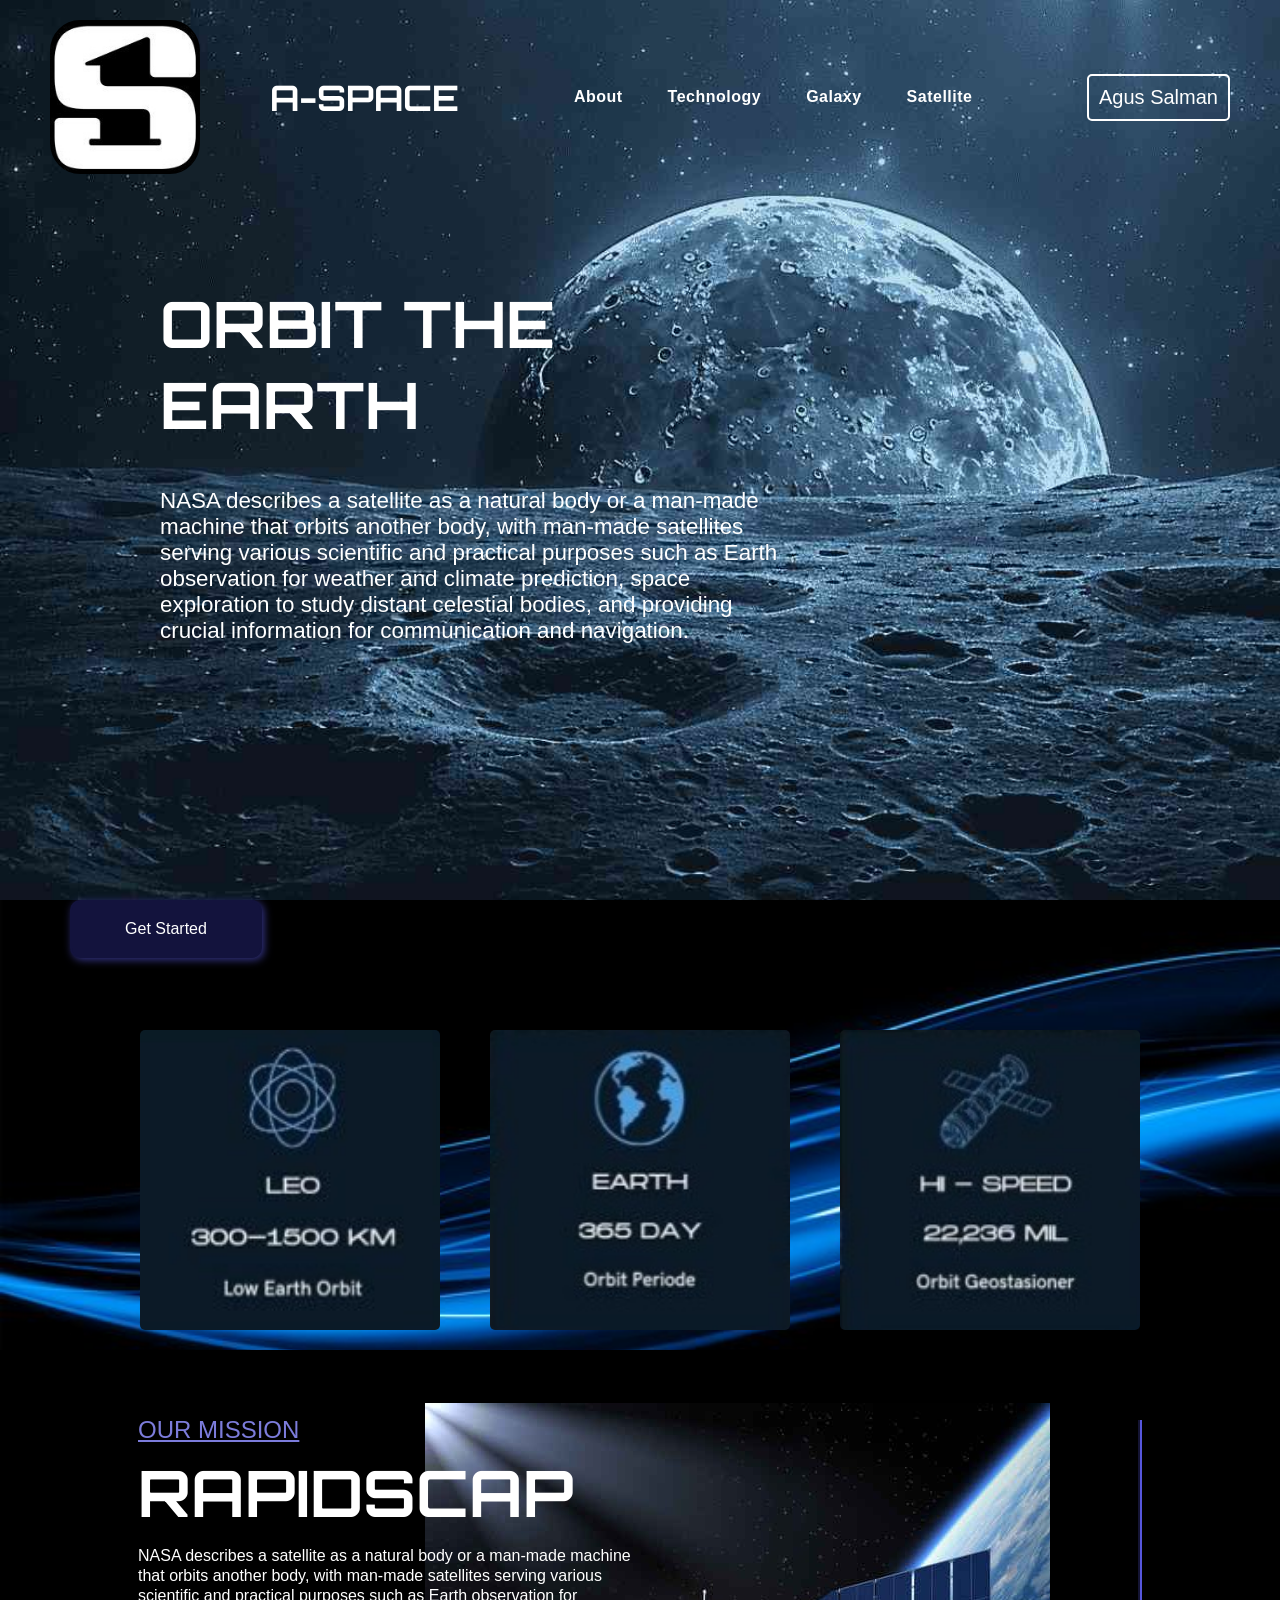
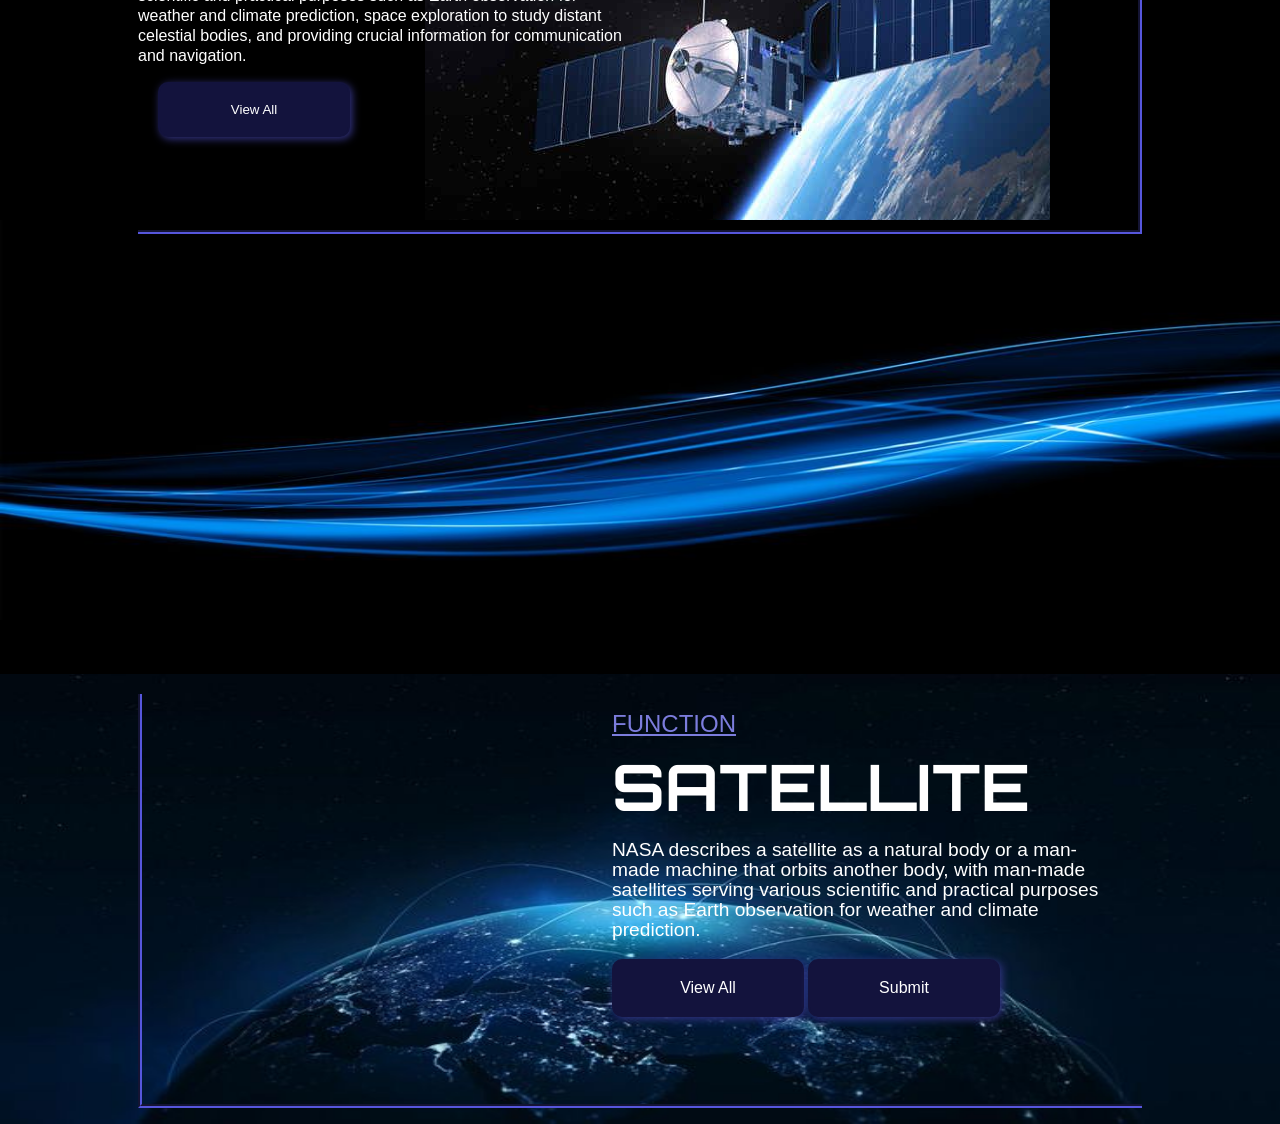
<file: index.html>
<!doctype html>
<html lang="en">
  <head>
    <meta charset="UTF-8" />
    <meta name="viewport" content="width=device-width, initial-scale=1.0" />
    <link rel="stylesheet" href="style.css" />
    <link rel="preconnect" href="https://fonts.googleapis.com" />
    <link rel="preconnect" href="https://fonts.gstatic.com" crossorigin />
    <link
      href="https://fonts.googleapis.com/css2?family=Michroma&family=Orbitron:wght@400..900&display=swap"
      rel="stylesheet"
    />
    <title>Document</title>
  </head>
  <body>
    <!-- top section -->

    <div class="top-section">
      <div class="div-for-the-nav">
        <div class="logo">
          <img src="./a-space-logo-2.jpg" />
          <p class="text-logo michroma-regular orbitron-uniquifier">A-SPACE</p>
        </div>

        <div class="nav-bar roboto-uniquifier">
          <input type="checkbox" id="menu" />
          <label for="menu">
            <svg
              xmlns="http://www.w3.org/2000/svg"
              height="50px"
              viewBox="0 -960 960 960"
              width="50px"
              fill="#fff"
            >
              <path
                d="M120-240v-80h720v80H120Zm0-200v-80h720v80H120Zm0-200v-80h720v80H120Z"
              />
            </svg>
          </label>

          <div class="anchors">
            <a href="#">About</a>
            <a href="#">Technology</a>
            <a href="#">Galaxy</a>
            <a href="#">Satellite</a>
          </div>
        </div>

        <div class="button-nav">
          <button type="button">Agus Salman</button>
        </div>
      </div>

      <div class="paragraph">
        <h1 class="topic">ORBIT THE EARTH</h1>
        <p class="context">
          NASA describes a satellite as a natural body or a man-made machine
          that orbits another body, with man-made satellites serving various
          scientific and practical purposes such as Earth observation for
          weather and climate prediction, space exploration to study distant
          celestial bodies, and providing crucial information for communication
          and navigation.
        </p>
      </div>
    </div>

    <!-- top mid section -->

    <div class="top-mid-section">
      <img src="./blue-waves-2.jpg" class="waves-img-2" />

      <button class="get-started">Get Started</button>

      <div class="div-for-imgs">
        <img src="./LEO.jpg" class="card-images" />
        <img src="./download (earth).jpg" class="card-images" />
        <img src="./download (satellite).jpg" class="card-images" />
      </div>
    </div>

    <!-- bottom mid section -->

    <div class="bottom-mid-section">
      <img src="./satellite-img-1.jpg " class="satellite-img" />
      <div class="satellite-div twin-div">
        <h2>OUR MISSION</h2>
        <h1 class="satellite-head twin-head">RAPIDSCAP</h1>
        <p class="satellite-para twin-para">
          NASA describes a satellite as a natural body or a man-made machine
          that orbits another body, with man-made satellites serving various
          scientific and practical purposes such as Earth observation for
          weather and climate prediction, space exploration to study distant
          celestial bodies, and providing crucial information for communication
          and navigation.
        </p>
        <button>View All</button>
      </div>
    </div>

    <!-- Image above last section -->

    <img src="./blue-waves-2.jpg" class="waves-img" />

    <!-- Last Section -->

    <div class="last-section">
      <img src="./earth-img-footer.jpg" />

      <div class="last-div twin-div">
        <div class="inner-div">
          <h2 class="last-head-2">FUNCTION</h2>
          <h1 class="last-head twin-head">SATELLITE</h1>
          <p class="last-para twin-para">
            NASA describes a satellite as a natural body or a man-made machine
            that orbits another body, with man-made satellites serving various
            scientific and practical purposes such as Earth observation for
            weather and climate prediction.
          </p>
          <div class="btns">
            <button class="btn-1">View All</button>
            <button class="btn-2">Submit</button>
          </div>
        </div>
      </div>
    </div>
  </body>
</html>
</file>
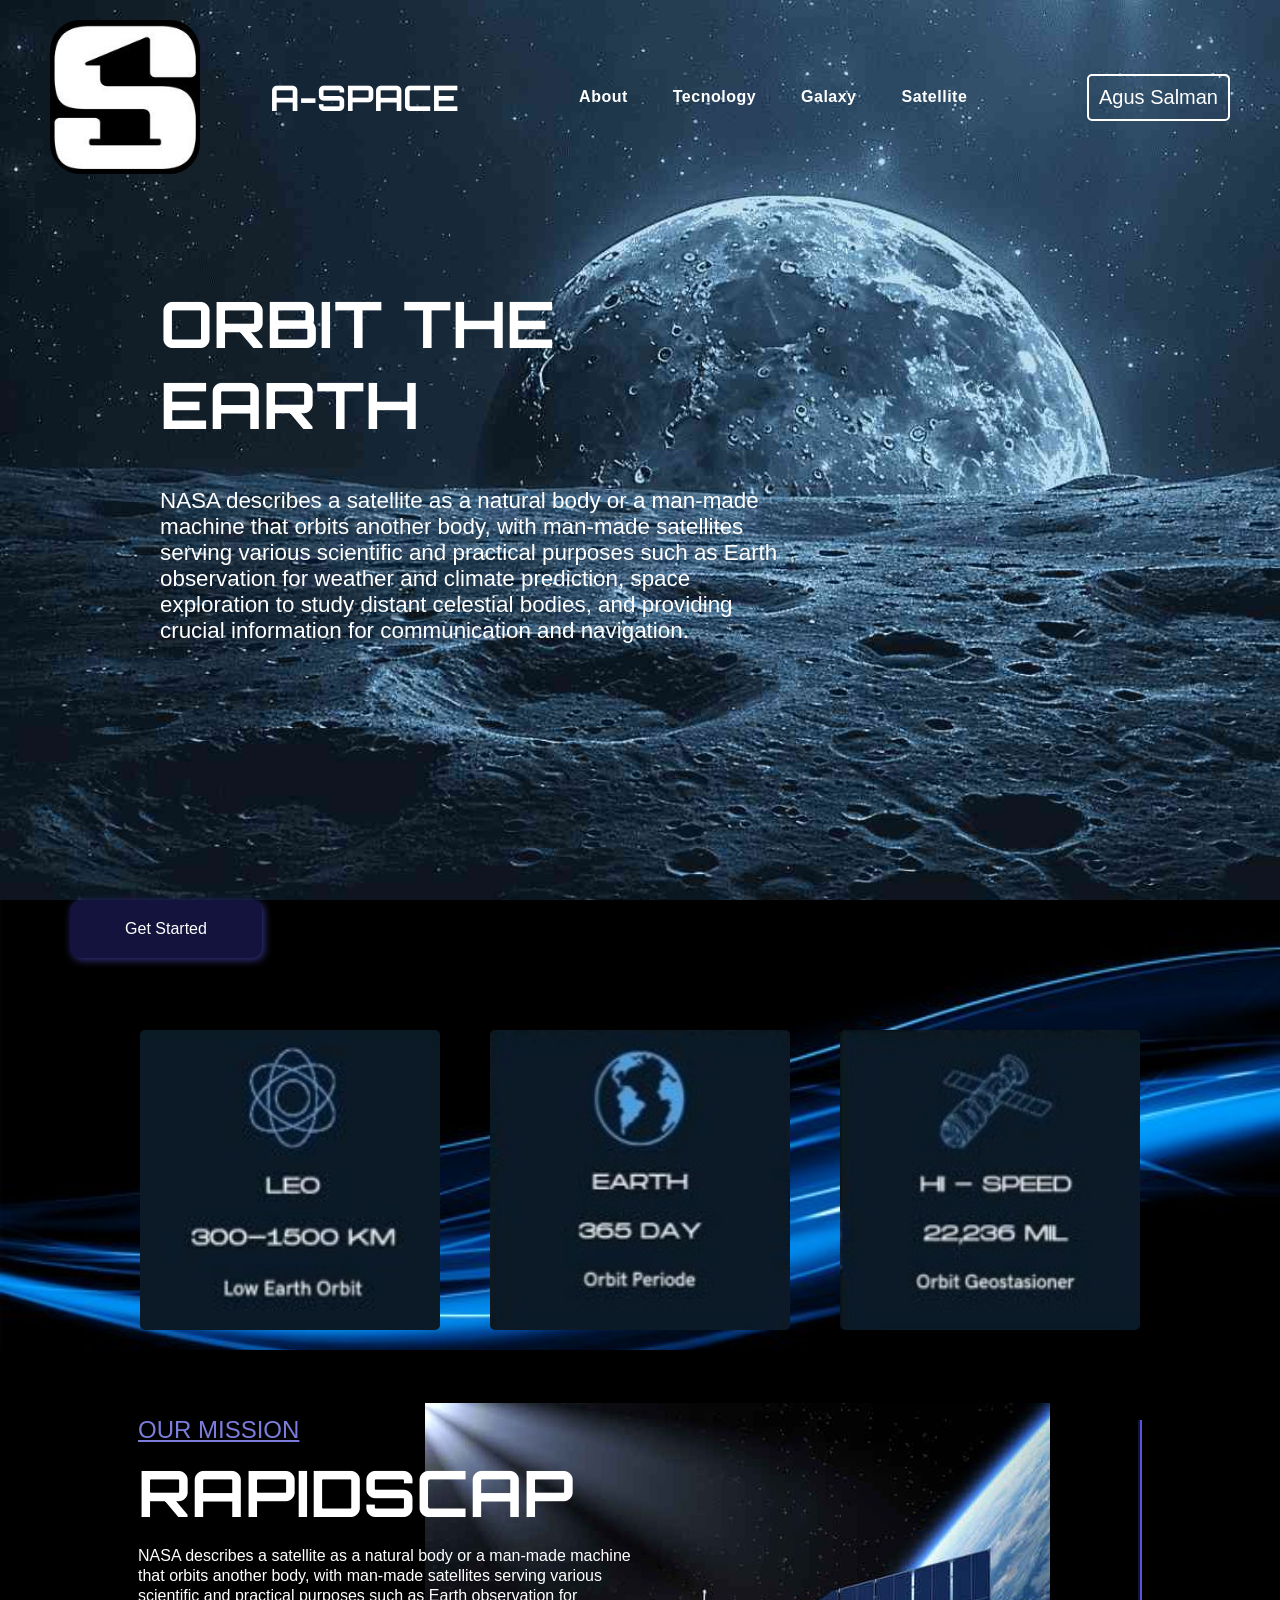
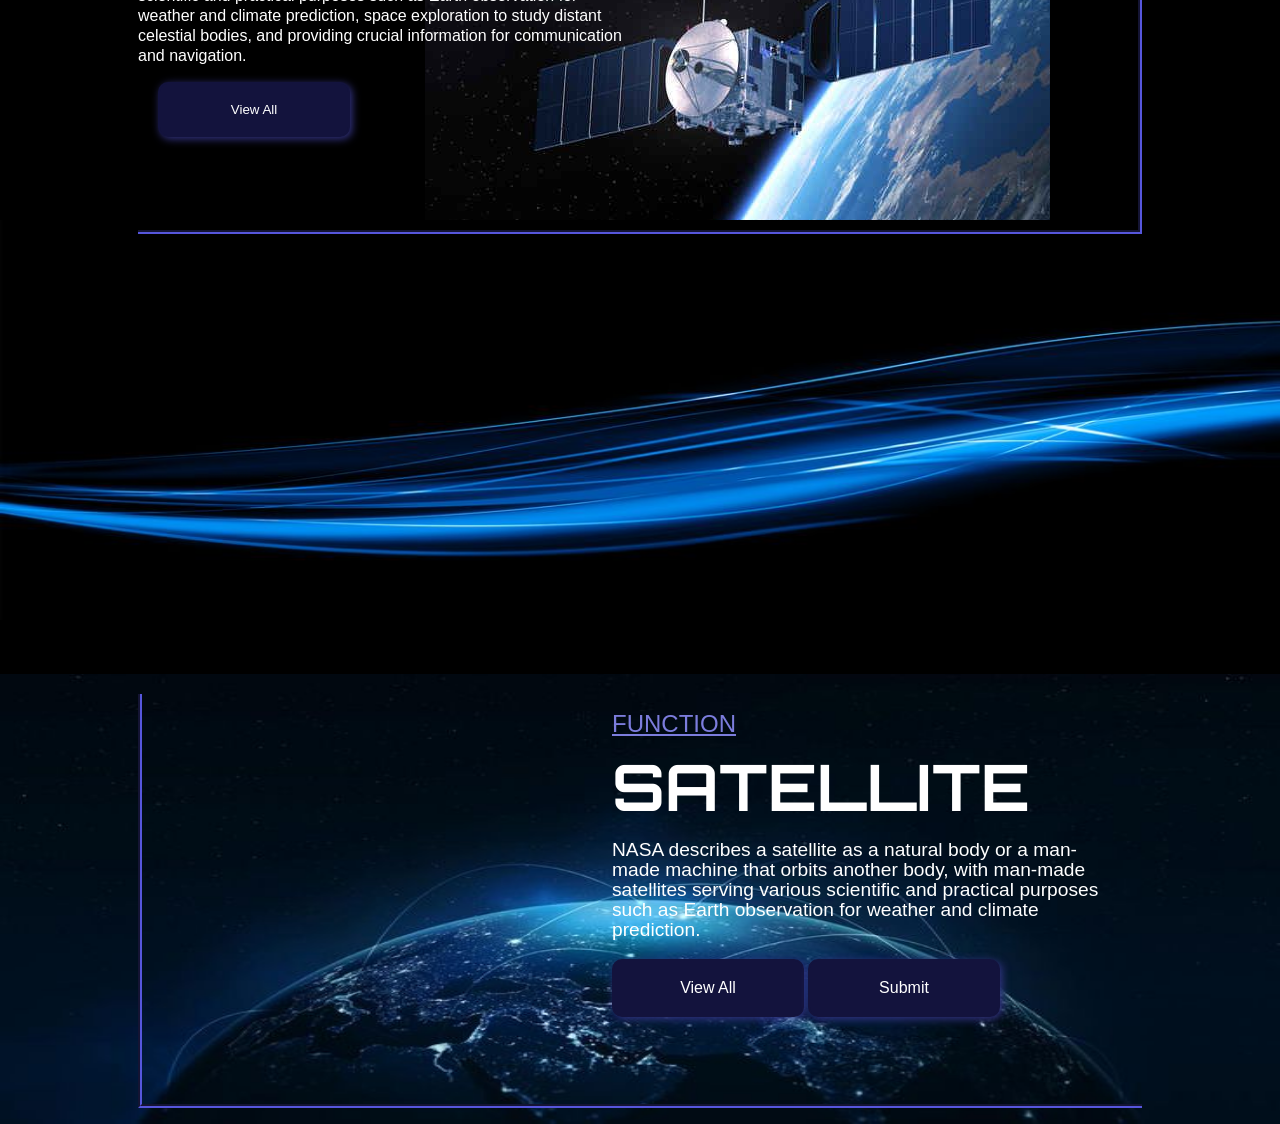
<file: space.html>
<!DOCTYPE html>
<html lang="en">
  <head>
    <meta charset="UTF-8" />
    <meta name="viewport" content="width=device-width, initial-scale=1.0" />
    <link rel="stylesheet" href="space.css" />
    <link rel="preconnect" href="https://fonts.googleapis.com" />
    <link rel="preconnect" href="https://fonts.gstatic.com" crossorigin />
    <link
      href="https://fonts.googleapis.com/css2?family=Michroma&family=Orbitron:wght@400..900&display=swap"
      rel="stylesheet"
    />
    <title>Document</title>
  </head>
  <body>
    <!-- top section -->

    <div class="top-section">

      <div class="div-for-the-nav">
        <div class="logo">
          <img src="./a-space-logo-2.jpg" />
          <p class="text-logo michroma-regular orbitron-uniquifier">A-SPACE</p>
        </div>

        <div class="nav-bar roboto-uniquifier">
        
          <input type="checkbox" id="menu">
          <label for="menu">
            <svg xmlns="http://www.w3.org/2000/svg" height="50px" viewBox="0 -960 960 960" width="50px" fill="#fff"><path d="M120-240v-80h720v80H120Zm0-200v-80h720v80H120Zm0-200v-80h720v80H120Z"/>
            </svg>
          </label>
          
          <div class="anchors">
            <a href="#">About</a>
            <a href="#">Tecnology</a>
            <a href="#">Galaxy</a>
            <a href="#">Satellite</a>
          </div>
        </div>
        
        <div class="button-nav">
          <button type="button">Agus Salman</button>
        </div>
      </div>

     <div class="paragraph">
      <h1 class="topic">ORBIT THE EARTH</h1>
      <p class="context">
        NASA describes a satellite as a natural body or a man-made machine that
        orbits another body, with man-made satellites serving various scientific
        and practical purposes such as Earth observation for weather and climate
        prediction, space exploration to study distant celestial bodies, and
        providing crucial information for communication and navigation.
      </p>
     </div>
    </div>



    <!-- top mid section -->

    <div class="top-mid-section">
      <img src="./blue-waves-2.jpg" class="waves-img-2" />

      <button class="get-started">Get Started</button>

      <div class="div-for-imgs">
        <img src="./LEO.jpg" class="card-images" />
        <img src="./download (earth).jpg" class="card-images" />
        <img src="./download (satellite).jpg" class="card-images" />
      </div>
    </div>


    <!-- bottom mid section -->

    <div class="bottom-mid-section">
      <img src="./satellite-img-1.jpg " class="satellite-img" />
      <div class="satellite-div twin-div">
        <h2>OUR MISSION</h2>
        <h1 class="satellite-head twin-head">RAPIDSCAP</h1>
        <p class="satellite-para twin-para">
          NASA describes a satellite as a natural body or a man-made machine
          that orbits another body, with man-made satellites serving various
          scientific and practical purposes such as Earth observation for
          weather and climate prediction, space exploration to study distant
          celestial bodies, and providing crucial information for communication
          and navigation.
        </p>
        <button>View All</button>
      </div>
    </div>


    <!-- Image above last section -->

    <img src="./blue-waves-2.jpg" class="waves-img" />

    <!-- Last Section -->

    <div class="last-section">
      <img src="./earth-img-footer.jpg" />
    
      <div class="last-div twin-div">

        <div class="inner-div">
          <h2 class="last-head-2">FUNCTION</h2>
          <h1 class="last-head twin-head">SATELLITE</h1>
          <p class="last-para twin-para">
            NASA describes a satellite as a natural body or a man-made machine that
            orbits another body, with man-made satellites serving various scientific
            and practical purposes such as Earth observation for weather and climate
            prediction.
          </p>
          <div class="btns">
            <button class="btn-1">View All</button>
            <button class="btn-2">Submit</button>
          </div>

        </div>
      
      </div>
    </div>

  </body>
</html>
</file>
<file: style.css>
body {
  margin: 0;
  padding: 0;
  box-sizing: border-box;
  background-color: black;
  overflow-x: hidden;
  height: 100vh;
}

.top-section {
  background-image: url(png-aura.com.jpg);
  object-fit: cover;
  width: 100vw;
  max-width: 100%;
  height: 900px;
  background-size: cover;
  display: flex;
  flex-direction: column;
  position: relative;
}

.nav-bar input,
label {
  display: none;
}

.div-for-the-nav {
  display: flex;
  justify-content: space-between;
  padding: 20px 50px;
  position: sticky;
  top: 0;
  z-index: 5;
  color: white;
  align-items: center;
}

/* logo */

.logo {
  display: flex;
  align-items: center;
  gap: 2em;
  font-size: 2.2rem;
}

.logo img {
  border-radius: 20%;
  width: 150px;
}

.logo .text-logo {
  flex-grow: 1;
  font-size: 100%;
}
.michroma-regular {
  font-family: "Michroma", sans-serif;
  font-weight: 400;
  font-style: normal;
}
.orbitron-uniquifier {
  font-family: "Orbitron", sans-serif;
  font-optical-sizing: auto;
  font-weight: 700;
  font-style: normal;
}

/* anchor */
.nav-bar {
  display: flex;
  align-items: center;
  letter-spacing: 0.5px;
}
.nav-bar a {
  padding: 0 20px;
  text-decoration: none;
  color: white;
  font-weight: 700;
}
.nav-bar a:hover {
  border-bottom: 2px groove white;
  border-right: 2px groove white;
  transition-duration: 0.3s;
}

.roboto-uniquifier {
  font-family: "Roboto", sans-serif;
  font-optical-sizing: auto;
  font-weight: 700;
  font-style: normal;
  font-variation-settings: "wdth" 100;
}

/* button */

.button-nav button {
  background-color: transparent;
  color: white;
  border: 2px solid white;
  padding: 10px;
  font-size: 20px;
  border-radius: 5px;
}
.button-nav button:hover {
  box-shadow: 0 0 8px white;
  transition-duration: 0.5s;
}

/* paragraph */

.paragraph {
  position: absolute;
  left: 10rem;
  top: 15rem;
  width: 50%;
  height: 50%;
  color: white;
  font-size: 1.4rem;
  font-family: "Roboto", sans-serif;
}
.topic {
  font-size: 4rem;
  font-family: "Orbitron", sans-serif;
}

/* top-mid-section */

.top-mid-section {
  height: 450px;
  width: 100vw;
  max-width: 100%;
  position: relative;
}

.waves-img-2 {
  height: 450px;
  width: 100%;
  object-fit: cover;
  position: absolute;
  z-index: -1;
}

/* div-for-button */

.get-started {
  width: 192px;
  padding: 18px;
  background-color: rgb(19, 19, 61);
  color: white;
  font-size: 1rem;
  font-weight: 500;
  border-radius: 10px;
  border: 2px solid rgb(19, 19, 61);
  box-shadow: 2px 2px 8px rgb(53, 53, 135);
  position: absolute;
  left: 70px;
}

.get-started:hover {
  background-color: rgba(19, 19, 61, 0.658);
  border-right: 4px groove rgb(19, 19, 61);
  border-bottom: 4px groove rgb(19, 19, 61);
  transition-duration: 0.5s;
}

.div-for-imgs {
  width: 100%;
  display: flex;
  gap: 50px;
  justify-content: center;
  position: absolute;
  bottom: 20px;
}

.card-images {
  height: 300px;
  width: 300px;
  border-radius: 5px;
}
.card-images:hover {
  box-shadow: 2px 2px 8px rgb(53, 53, 135);
  transition-duration: 0.5s;
}

/* bottom mid section */

.bottom-mid-section {
  height: 450px;
  width: 100%;
  position: relative;
  top: 50px;
}
h2 {
  color: rgba(139, 139, 245, 0.895);
  font-family: "Roboto", sans-serif;
  font-weight: 200;
  text-decoration: underline;
  text-decoration-color: rgba(139, 139, 245, 0.895);
}
.satellite-img {
  z-index: -1;
  position: absolute;
  right: 18%;
  bottom: 15px;
}
.satellite-div {
  margin: 0 auto;
  z-index: 2;
  line-height: 20px;
  border-bottom: 4px groove rgb(53, 53, 135);
  border-right: 4px groove rgb(53, 53, 135);
  width: 1000px;
  height: 410px;
  font-size: 1rem;
}

.satellite-head {
  color: white;
  font-family: "Orbitron", sans-serif;
  font-size: 4rem;
}

.satellite-para {
  color: white;
  font-family: "Roboto", sans-serif;
  width: 50%;
  text-align: start;
}
.satellite-div button {
  padding: 18px;
  width: 192px;
  background-color: rgb(19, 19, 61);
  color: white;
  font-weight: 500;
  border-radius: 10px;
  border: 2px solid rgb(19, 19, 61);
  box-shadow: 2px 2px 8px rgb(53, 53, 135);
  margin-left: 20px;
}
.satellite-div button:hover {
  background-color: rgba(19, 19, 61, 0.658);
  border-right: 4px groove rgb(19, 19, 61);
  border-bottom: 4px groove rgb(19, 19, 61);
  transition-duration: 0.5s;
}

/* last section */

.waves-img {
  width: 100%;
  height: 400px;
}

.last-section {
  height: 450px;
  width: 100%;
  position: relative;
  top: 50px;
}
.last-section img {
  position: absolute;
  width: 100%;
  height: 100%;
  z-index: -1;
}
.last-div {
  margin: 0 auto;
  z-index: 2;
  line-height: 20px;
  border-bottom: 4px groove rgb(53, 53, 135);
  border-left: 4px groove rgb(53, 53, 135);
  width: 1000px;
  height: 410px;
  font-size: 1rem;
  position: relative;
  top: 20px;
}
.inner-div {
  position: absolute;
  right: 30px;
}
.last-head {
  color: white;
  font-family: "Orbitron", sans-serif;
  font-size: 4rem;
  width: 50%;
}

.last-para {
  color: white;
  font-family: "Roboto", sans-serif;
  font-size: 1.2rem;
  width: 500px;
  text-align: start;
}
.btns button {
  width: 192px;
  padding: 18px;
  background-color: rgb(19, 19, 61);
  color: white;
  font-size: 1rem;
  font-weight: 500;
  border-radius: 10px;
  border: 2px solid rgb(19, 19, 61);
  box-shadow: 2px 2px 8px rgb(53, 53, 135);
}

/* 1200 */

@media (max-width: 1200px) {
  .top-section {
    height: 700px;
  }
  .div-for-the-nav {
    gap: 20px;
  }
  .logo {
    gap: 10px;
  }

  .logo img {
    width: 30%;
  }

  .logo .text-logo {
    font-size: 80%;
  }
  .nav-bar {
    align-items: end;
    text-align: center;
    flex-grow: 1;
    justify-content: end;
  }
  .nav-bar label {
    display: block;
  }
  .anchors {
    width: 200px;
    position: fixed;
    top: 0;
    transform: translateY(100px);
    display: flex;
    flex-direction: column;
    background-color: rgba(255, 255, 255, 0.3);
    border: 2px groove white;
    border-radius: 20px;
    opacity: 0;
  }
  @keyframes animate {
    from {
      opacity: 0;
      transform: translate(0, 130px);
      filter: blur(33px);
    }
    to {
      opacity: 1;
      transform: translate(0 0);
      filter: blur(0);
    }
  }
  .nav-bar input:checked ~ .anchors {
    animation: animate 0.1s ease-in-out 0.1s 1 forwards;
  }

  .anchors a {
    padding: 20px;
  }
  .anchors a:hover {
    border-radius: 20px;
    border-bottom: 2px groove white;
    border-top: 2px groove white;
    border-right: none;
    transition-duration: 0.3s;
  }
  .paragraph {
    left: 6rem;
    top: 10rem;
    font-size: 95%;
  }
  .topic {
    font-size: 3rem;
  }
  .context {
    line-height: 1.2rem;
  }

  /* Top-mid-section */

  .div-for-imgs {
    gap: 50px;
    bottom: 50px;
  }
  .card-images {
    height: 250px;
    width: 250px;
    border-radius: 5px;
  }

  /* bottom mid section */

  .satellite-img {
    right: 20px;
  }
  .twin-div {
    width: 80%;
  }
  .twin-head {
    font-size: 3rem;
  }
  .twin-para {
    font-size: 90%;
  }
}

/* 800 */

@media (max-width: 800px) {
  .top-section {
    height: 600px;
    background-position: 20% 0;
  }
  .logo .text-logo {
    font-size: 60%;
  }
  .logo img {
    width: 20%;
  }
  label svg {
    height: 30px;
    width: 30px;
  }
  .anchors {
    transform: translateY(80px);
  }
  .button-nav button {
    font-size: 15px;
    padding: 5px;
  }
  .paragraph {
    left: 5rem;
    top: 13rem;
    font-size: 75%;
  }
  .topic {
    font-size: 2rem;
  }

  /* Top-mid-section */

  .top-mid-section {
    height: 350px;
  }
  .waves-img-2 {
    height: 100%;
  }
  .div-for-imgs {
    gap: 20px;
    bottom: 30px;
  }
  .card-images {
    height: 180px;
    width: 180px;
  }

  /* bottom mid section */

  .satellite-img {
    right: 20px;
    top: 15px;
    height: 252px;
    width: 325px;
  }
  .twin-head {
    font-size: 2rem;
  }
  .waves-img {
    height: 250px;
  }

  /* last div */
  .inner-div {
    top: 50px;
    right: 0;
  }
}

/* 650 */

@media (max-width: 650px) {
  
  .button-nav button {
    width: 115px;
  }
  label svg {
    height: 75%;
    width: 75%;
  }
  .anchors {
    width: 150px;
    transform: translateY(80px);
  }
  .paragraph {
    font-size: 65%;
    top: 11rem;
    left: 4rem;
  }
  .topic {
    font-size: 2rem;
  }
  .context {
    line-height: 0.8rem;
  }

  /* Top-mid-section */

  .get-started {
    position: unset;
    width: 95%;
    height: auto;
    padding: 15px;
    margin: 10px 10px;
  }
  .div-for-imgs {
    bottom: 50px;
  }
  .card-images {
    height: 150px;
    width: 150px;
  }

  /* bottom mid section */

  .twin-head {
    font-size: 2rem;
  }
  .twin-para {
    width: 80%;
    font-size: 80%;
  }

  /* last div */
  .inner-div {
    top: 0;
    right: 0;
    width: 60%;
  }
  .inner-div button {
    width: 100%;
    padding: 0;
    height: 40px;
    margin-bottom: 10px;
  }
  .waves-img {
    height: 200px;
  }

  /* last section */
  .inner-div {
    left: 10px;
    width: 100%;
  }
}

/* 550 */

@media (max-width: 550px) {
  .top-section {
    height: 400px;
    background-position: 20% 0;
  }
  .logo .text-logo {
    font-size: 40%;
  }
  .anchors {
    width: 120px;
    transform: translateY(60px);
    font-size: 15px;
  }
  .anchors a {
    padding: 10px;
  }
  .button-nav button {
    font-size: 10px;
    width: 87px;
    margin-bottom: 10px;
  }
  .paragraph {
    font-size: 55%;
    top: 8rem;
    left: 3rem;
  }
  .topic {
    font-size: 1.7rem;
  }
  .context {
    line-height: 0.6rem;
  }

  /* Top-mid-section */

  .top-mid-section {
    height: 1000px;
    width: 100vw;
    max-width: 100%;
    position: relative;
  }

  .waves-img-2 {
    height: 450px;
    width: 100%;
    object-fit: cover;
  }
  .div-for-imgs {
    height: 90%;
    flex-wrap: wrap;
    position: unset;
  }
  .card-images {
    height: 280px;
    width: 300px;
  }

  /* bottom mid section */

  .twin-div {
    height: 350px;
  }
  .twin-head {
    font-size: 1.5rem;
  }
  .twin-para {
    width: 80%;
    font-size: 70%;
  }
  .satellite-div button {
    position: unset;
    width: 95%;
    height: auto;
    padding: 15px;
    margin: 10px 10px;
  }
}

/* 450 */

@media (max-width: 450px) {
 
  .logo .text-logo {
    font-size: 25%;
  }
  .anchors {
    width: 110px;
    transform: translateY(50px);
    font-size: 13px;
  }
  .button-nav button {
    font-size: 7px;
    width: 60px;
  }
  .paragraph {
    font-size: 35%;
    top: 8rem;
    left: 3rem;
  }
  .topic {
    font-size: 1.5rem;
  }
  .context {
    line-height: 0.5rem;
  }
  .card-images {
    height: 250px;
    width: 250px;
  }
  .waves-img {
    height: 150px;
  }
}

/* 375 */

@media (max-width: 375px) {
  .top-section {
    height: 300px;
    background-position: 20% 0;
  }
  .logo .text-logo {
    font-size: 15%;
  }
  .anchors {
    border-radius: 5px;
    width: 80px;
    transform: translateY(45px);
    font-size: 10px;
  }
  .anchors a {
    padding: 8px;
  }
  .button-nav button {
    font-size: 7px;
    width: 60px;
  }
  .paragraph {
    font-size: 20%;
    top: 7rem;
    left: 2rem;
  }
  .topic {
    font-size: 1rem;
  }
  .context {
    line-height: 0.4rem;
  }
}
</file>
<file: space.css>
body {
    margin: 0;
    padding: 0;
    box-sizing: border-box;
    background-color: black;
    overflow-x: hidden;
    height: 100vh;
}

.top-section {
    background-image:url(png-aura.com.jpg) ;
    object-fit: cover;
    width: 100vw;
    max-width: 100%; 
    height: 900px;
    background-size: cover;
    display: flex;
    flex-direction: column;
    position: relative;
}

.nav-bar input,label {
    display: none;
}

.div-for-the-nav {
    display: flex ;
    justify-content: space-between;
    padding: 20px 50px;
    position: sticky;
    top: 0;
    z-index: 5;
    color: white;
    align-items: center;
}

/* logo */

.logo {
    display: flex;
    align-items: center;
    gap: 2em;
    font-size: 2.2rem;
}

.logo img {
    border-radius: 20%;
    width: 150px;

}

.logo .text-logo {
    flex-grow: 1;
    font-size: 100%;
}
.michroma-regular {
  font-family: "Michroma", sans-serif;
  font-weight: 400;
  font-style: normal;
}
.orbitron-uniquifier {
  font-family: "Orbitron", sans-serif;
  font-optical-sizing: auto;
  font-weight: 700;
  font-style: normal;
}


/* anchor */
.nav-bar {
    display: flex;
    align-items: center;
    letter-spacing: 0.5px;

}
.nav-bar a {
    padding:0 20px;
    text-decoration: none;
    color: white;
    font-weight: 700;
}
.nav-bar a:hover {
    border-bottom: 2px groove white;
    border-right: 2px groove white;
    transition-duration: 0.3s;

}

.roboto-uniquifier {
    font-family: "Roboto", sans-serif;
    font-optical-sizing: auto;
    font-weight: 700;
    font-style: normal;
    font-variation-settings: "wdth" 100;
}

/* button */

.button-nav button {
    background-color: transparent;
    color: white;
    border: 2px solid white;
    padding: 10px;
    font-size: 20px;
    border-radius: 5px;
} 
.button-nav button:hover {
    box-shadow: 0 0 8px white;
    transition-duration: 0.5s;
}

/* paragraph */


.paragraph {
    position: absolute;
    left: 10rem;
    top: 15rem;
    width: 50%;
    height: 50%;
    color: white;
    font-size: 1.4rem;
    font-family: "Roboto", sans-serif;
}
.topic {
    font-size: 4rem;
    font-family: "Orbitron", sans-serif;
}


            /* top-mid-section */


.top-mid-section {
    height: 450px;
    width: 100vw;
    max-width: 100%;
    position: relative;
}

.waves-img-2 {
    height: 450px;
    width: 100%;
    object-fit: cover;
    position: absolute;
    z-index:-1;
}


/* div-for-button */

.get-started {
    width: 192px;
    padding: 18px;
    background-color:  rgb(19, 19, 61);
    color: white;
    font-size: 1rem;
    font-weight: 500;
    border-radius: 10px;
    border: 2px solid rgb(19, 19, 61) ;
    box-shadow: 2px 2px 8px rgb(53, 53, 135) ;
    position: absolute;
    left: 70px;
}

.get-started:hover {
    background-color:  rgba(19, 19, 61, 0.658);
    border-right: 4px groove rgb(19, 19, 61) ;
    border-bottom: 4px groove rgb(19, 19, 61) ;
    transition-duration: 0.5s;
}

.div-for-imgs {
    width: 100%;
    display: flex;
    gap: 50px;
    justify-content: center; 
    position: absolute;
    bottom: 20px;
}

.card-images {
    height: 300px;
    width: 300px;
    border-radius: 5px;
}
.card-images:hover {
    box-shadow: 2px 2px 8px  rgb(53, 53, 135);
    transition-duration: 0.5s;
}

                /* bottom mid section */

.bottom-mid-section {
    height: 450px;
    width: 100%;
    position: relative;
    top: 50px;
}
h2 {
    color: rgba(139, 139, 245, 0.895);
    font-family: "Roboto", sans-serif;
    font-weight: 200;
    text-decoration: underline;
    text-decoration-color: rgba(139, 139, 245, 0.895);
}
.satellite-img {
    z-index: -1;
    position: absolute;
    right: 18%;
    bottom: 15px;
}
.satellite-div {
    margin: 0 auto;
    z-index: 2;
    line-height: 20px;
    border-bottom:4px groove rgb(53, 53, 135) ;
    border-right:4px groove rgb(53, 53, 135) ;
    width: 1000px;
    height: 410px;
    font-size: 1rem;
}

.satellite-head {
    color: white;
    font-family: "Orbitron", sans-serif;
    font-size: 4rem;
}

.satellite-para {
    color: white;
    font-family: "Roboto", sans-serif;
    width: 50%;
    text-align: start;
}
.satellite-div button {
    padding: 18px;
    width: 192px;
    background-color:  rgb(19, 19, 61);
    color: white;
    font-weight: 500;
    border-radius: 10px;
    border: 2px solid rgb(19, 19, 61) ;
    box-shadow: 2px 2px 8px rgb(53, 53, 135) ;
    margin-left: 20px;
}
.satellite-div button:hover {
    background-color:  rgba(19, 19, 61, 0.658);
    border-right: 4px groove rgb(19, 19, 61) ;
    border-bottom: 4px groove rgb(19, 19, 61) ;
    transition-duration: 0.5s;
}
 
/* last section */

.waves-img {
    width: 100%;
    height: 400px;
}

.last-section{
    height: 450px;
    width: 100%;
    position: relative;
    top: 50px;
}
.last-section img {
    position: absolute;
    width: 100%;
    height: 100%;
    z-index: -1;
}
.last-div {
    margin: 0 auto;
    z-index: 2;
    line-height: 20px;
    border-bottom:4px groove rgb(53, 53, 135) ;
    border-left:4px groove rgb(53, 53, 135) ;
    width: 1000px;
    height: 410px;
    font-size: 1rem;
    position: relative;
    top: 20px;
}
.inner-div{
    position: absolute;
    right: 30px;
}
.last-head {
    color: white;
    font-family: "Orbitron", sans-serif;
    font-size: 4rem;
    width: 50%;
}

.last-para {
    color: white;
    font-family: "Roboto", sans-serif;
    font-size: 1.2rem;
    width: 500px;
    text-align: start;
}
.btns button {
    width: 192px;
    padding: 18px;
    background-color:  rgb(19, 19, 61);
    color: white;
    font-size: 1rem;
    font-weight: 500;
    border-radius: 10px;
    border: 2px solid rgb(19, 19, 61) ;
    box-shadow: 2px 2px 8px rgb(53, 53, 135) ;
}



                              /* 1200 */



@media (max-width:1200px) {
    .top-section{
        height: 700px;
    }
    .div-for-the-nav {
        gap: 20px;
    }
    .logo {
        gap: 10px;
    }

    .logo img {
        width: 30%;
    }
    
    .logo .text-logo {
        font-size: 80%;
    }
    .nav-bar {
        align-items: end;
        text-align: center;
        flex-grow: 1;
        justify-content: end;
    }
    .nav-bar label {
        display: block;
    }
    .anchors {
        width: 200px;
        position: fixed;
        top: 0;
        transform: translateY(100px);
        display: flex;
        flex-direction: column;
        background-color: rgba(255, 255, 255, 0.3);
        border: 2px groove white;
        border-radius: 20px;
        opacity: 0;
        
    }
    @keyframes animate {
        from {
            opacity: 0;
            transform: translate(0, 130px);
            filter: blur(33px);        }
        to {
            opacity: 1;
            transform: translate(0 0);
            filter: blur(0);        }
    }
    .nav-bar input:checked ~ .anchors {
        animation: animate 0.5s ease-in-out 0.2s 1 forwards;
    }
    
    .anchors a {
        padding: 20px;
    }
    .anchors a:hover {
        border-radius: 20px;
        border-bottom: 2px groove white;
        border-top: 2px groove white;
        border-right: none;
        transition-duration: 0.3s;
    
    }
    .paragraph {
        left: 6rem;
        top: 10rem;
        font-size: 95%;
    }
    .topic{
        font-size: 3rem; 
    }
    .context {
        line-height: 1.2rem;
    }

    /* Top-mid-section */

    .div-for-imgs {
        gap: 50px;
        bottom: 50px;
    }
    .card-images {
        height: 250px;
        width: 250px;
        border-radius: 5px;
    }

    /* bottom mid section */

    .satellite-img{
        right: 20px;
    }
    .twin-div {
        width: 80%;
    }
    .twin-head {
        font-size: 3rem;
    }
    .twin-para {
        font-size: 90%;
    }
}


                                      /* 800 */


@media (max-width:800px) {
    .top-section {
        height: 600px;
        background-position: 20% 0;
    }
    .logo .text-logo {
        font-size: 60%;
    }
    .logo img {
        width: 20%;
    }
    label svg {
        height: 30px;
        width: 30px;
    }
    .anchors{
        transform: translateY(80px);
    }
    .button-nav button {
        font-size: 15px;
        padding: 5px;
    }
    .paragraph {
        left: 5rem;
        top: 13rem;
        font-size: 75%;
    }
    .topic {
        font-size: 2rem;
    }


        /* Top-mid-section */

    .top-mid-section {
        height: 350px;
    }
    .waves-img-2 {
        height: 100%;
    }
    .div-for-imgs {
        gap: 20px;
        bottom: 30px;
    }
    .card-images {
        height: 180px;
        width: 180px;
    }

       /* bottom mid section */

    .satellite-img {
        right: 20px;
        top: 15px;
        height: 252px;
        width: 325px;
    }
    .twin-head {
        font-size: 2rem;
    }
    .waves-img{
        height: 250px;
    }

    /* last div */
    .inner-div{
        top: 50px;
        right: 0;
    }
}


                                          /* 650 */



@media (max-width:650px){
    /* .top-section {
        height: 70%;
        background-position: 20% 0;
    } */
    .button-nav button {
        width: 115px;
    }
    label svg {
        height: 75%;
        width: 75%;
    }
    .anchors{
        width: 150px;
        transform: translateY(80px);
    }
    .paragraph {
        font-size: 65%;
        top: 11rem;
        left: 4rem;
    }
    .topic {
        font-size: 2rem;
    }
    .context {
        line-height: 0.8rem;
    }


        /* Top-mid-section */

    .get-started {
        position: unset;
        width: 95%;
        height: auto;
        padding: 15px;
        margin: 10px 10px;
    }
    .div-for-imgs {
        bottom: 50px;
    }
    .card-images {
        height: 150px;
        width: 150px;
    }

       /* bottom mid section */

    .twin-head {
        font-size: 2rem;
    }
    .twin-para {
        width: 80%;
        font-size: 80%;
    }
    
    /* last div */
    .inner-div{
        top: 0;
        right: 0;
        width: 60%;
    }
    .inner-div button {
        width: 100%;
        padding: 0;
        height: 40px;
        margin-bottom: 10px;
    }
    .waves-img{
        height: 200px;
    }

      /* last section */
      .inner-div{
        left: 10px;
        width: 100%;
    }
}



                                           /* 550 */



@media (max-width:550px){
    .top-section {
        height: 400px;
        background-position: 20% 0;
    }
    .logo .text-logo {
        font-size: 40%;
    }
    .anchors{
        width: 120px;
        transform: translateY(60px);
        font-size: 15px;
    }
    .anchors a {
        padding: 10px;
    }
    .button-nav button {
        font-size: 10px;
        width: 87px;
        margin-bottom: 10px;
    }
    .paragraph {
        font-size: 55%;
        top: 8rem;
        left: 3rem;
    }
    .topic {
        font-size: 1.7rem;
    }
    .context {
        line-height: 0.6rem;
    }


    /* Top-mid-section */

    .top-mid-section {
        height: 1000px;
        width: 100vw;
        max-width: 100%;
        position: relative;
    }
    
    .waves-img-2 {
        height: 450px;
        width: 100%;
        object-fit: cover;
    }
    .div-for-imgs {
        height: 90%;
        flex-wrap: wrap;
        position: unset;
    }
    .card-images {
        height: 280px;
        width: 300px;
    }  
    
      /* bottom mid section */

    .twin-div {
        height: 350px;
    }
    .twin-head {
        font-size: 1.5rem;
    }
    .twin-para {
        width: 80%;
        font-size: 70%;
    }
    .satellite-div button {
        position: unset;
        width: 95%;
        height: auto;
        padding: 15px;
        margin: 10px 10px;
    }
}



                                               /* 450 */


@media (max-width:450px){
    /* .top-section {
        height: 50%;
        background-position: 20% 0;
    } */
    .logo .text-logo {
        font-size: 25%;
    }
    .anchors{
        width: 110px;
        transform: translateY(50px);
        font-size: 13px;
    }
    .button-nav button {
        font-size: 7px;
        width: 60px;
    }
    .paragraph {
        font-size: 35%;
        top: 8rem;
        left: 3rem;
    }
    .topic {
        font-size: 1.5rem;
    }
    .context {
        line-height: 0.5rem;
    }
    .card-images {
        height: 250px;
        width: 250px;
    } 
    .waves-img{
        height: 150px;
    }
}


                                                /* 375 */


@media (max-width:375px){
    .top-section {
        height: 300px;
        background-position: 20% 0;
    }
    .logo .text-logo {
        font-size: 15%;
    }
    .anchors{
        border-radius: 5px;
        width: 80px;
        transform: translateY(45px);
        font-size: 10px;
    }
    .anchors a {
        padding: 8px;
    }
    .button-nav button {
        font-size: 7px;
        width: 60px;
    }
    .paragraph {
        font-size: 20%;
        top: 7rem;
        left: 2rem;
    }
    .topic {
        font-size: 1rem;
    }
    .context {
        line-height: 0.4rem;
    }
}
</file>
